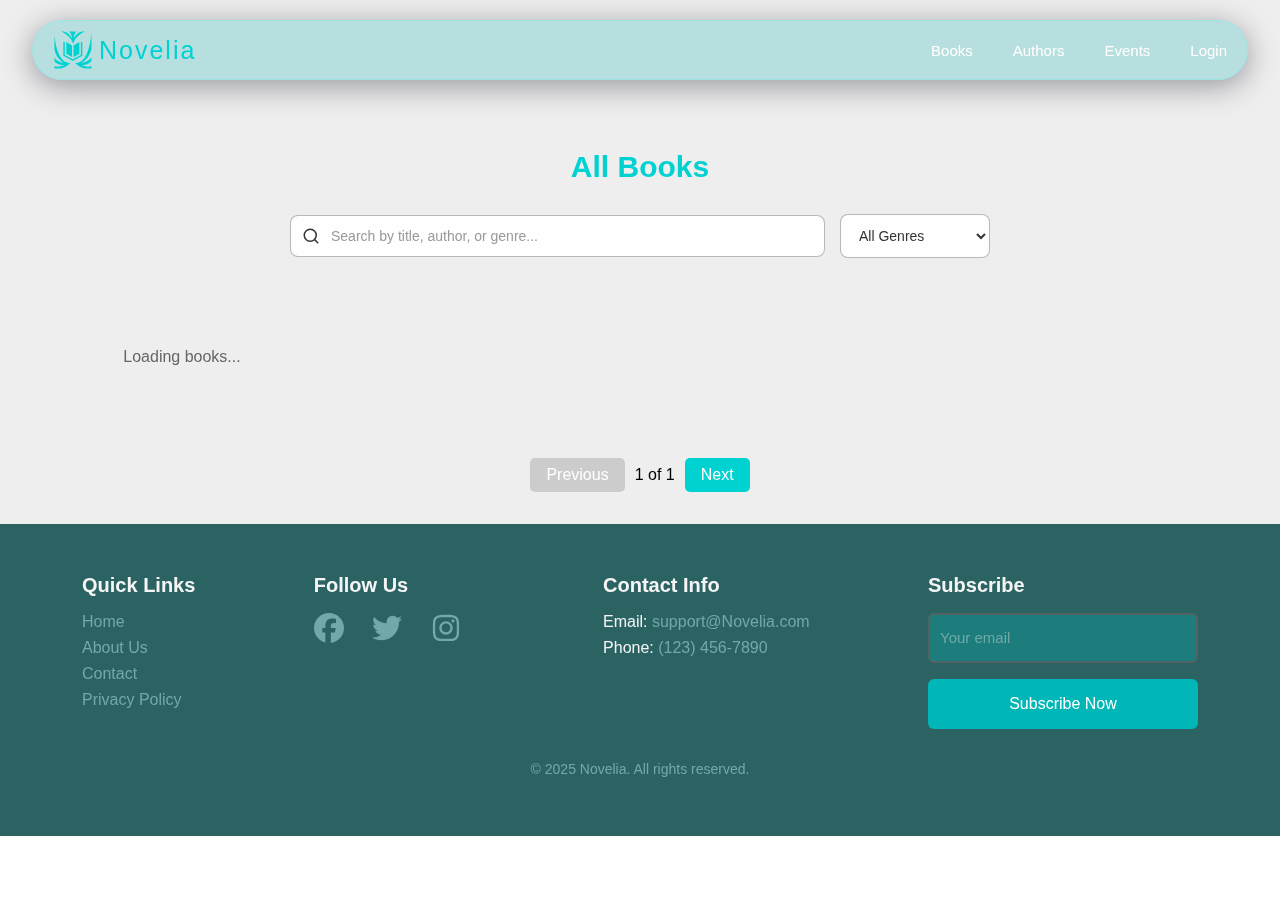
<file: BOOK STORE/HTML/books.html>
<!DOCTYPE html>
<html lang="en">
<head>
    <meta charset="UTF-8">
    <meta name="viewport" content="width=device-width, initial-scale=1.0">
    <title>Document</title>
    <script src="../JS/config.js"></script>
    <script src="../JS/navbar-auth.js"></script>
    <link rel="stylesheet" href="../CSS/books.css">
</head>
<body>
    <div class="main">
        <!-- NAV-BAR -->
        <nav>
            <div class="nav-logo">
                <a class="atag" href="../index.html">
                    <div>
                        <svg xmlns="http://www.w3.org/2000/svg"  viewBox="0 0 512 512"><path fill="rgb(0, 209, 209)" d="M105.063 18.03c71.2 31.42 129.344 86.117 152.5 155.75c23.155-69.633 78.953-124.33 150.03-155.75h-36.156c-53.802 15.416-89.834 45.46-107.25 92c2.238-52.074 18.275-78.34 40.25-92H203.094c21.98 13.66 38.044 39.926 40.28 92c-17.415-46.54-53.446-76.584-107.25-92h-31.06zm386.968 4.157c-16.65 228.426-81.874 410.467-209.06 398.907c41.547 39.438 83.78 62.385 122.342 72.22l86.72-.002v-32.968c-27.303 13.718-52.895 14.545-130.938-13.438c68.627.614 101.042-14.37 130.937-51.656v-46.063c-20.77 32.913-58.994 60.416-130.936 75.438c64.71-34.947 107.585-89.884 130.937-180.844V22.188zM18.69 71.344V255.47c23.96 84.017 65.86 135.732 127.75 169.155c-68.45-14.292-106.347-39.89-127.75-70.688v45.125c29.053 34.484 61.523 48.437 127.75 47.844c-75.03 26.903-101.557 27.177-127.75 14.97v31.437h82.28c38.562-9.834 80.796-32.78 122.344-72.22c-117.915 10.718-182.556-144.97-204.625-349.75zm113.687 82.406v176.28l4.875 2.658l112.063 60.875l4.468 2.406l4.44-2.408l112.06-60.875l4.908-2.656V153.75H356.5v165.188l-102.75 55.78l-102.688-55.78V153.75h-18.687zm37.53.188v151.406l73.532 41.437V198.5l-73.53-44.563zm167.72 0l-75.5 45.78v148.188l75.5-42.562V153.938z"/></svg>
                    </div>
                    <h1>Novelia</h1>
                    </a>   
            </div>
            <div class="nav-links">
                <a href="./books.html">Books</a>
                <a href="./author.html">Authors</a>
                <a href="./event.html">Events</a>
                <a href="./login.html">Login</a>
            </div>
            <!-- <div class="hamburger">
                <span></span>
                <span></span>
                <span></span>                    
                </div> -->
        </nav>
        <div class="books">
            <div class="word">
                <h1> All Books</h1>
            </div>
            <div class="search">
                <form action="">
                    <div class="search-wrapper">
                        <svg class="search-icon" xmlns="http://www.w3.org/2000/svg" viewBox="0 0 24 24" fill="none" stroke="currentColor" stroke-width="2" stroke-linecap="round" stroke-linejoin="round">
                            <circle cx="11" cy="11" r="8"></circle>
                            <path d="m21 21-4.35-4.35"></path>
                        </svg>
                        <input  type="search" placeholder="Search by title, author, or genre..." class="ser-for">
                    </div>
                    <select name="All Genres" class="all-gen">
                        <option value="">All Genres</option>
                        <option value="Fiction">Fiction</option>
                        <option value="Self-help">Self-help</option>
                        <option value="Play">Play</option>
                        <option value="Mystery">Mystery</option>
                        <option value="Historical">Historical</option>
                        <option value="Biography">Biography</option>
                    </select>
                </form>
            </div>
            <div class="B-novels" id="book-section">
                <!-- Books will be loaded dynamically from API -->
                <p style="text-align: center; padding: 40px; color: #666;">Loading books...</p>
            </div>
        </div>
        <div class="pagination-container">
            <button class="pagination-btn" id="prev-btn" disabled>Previous</button>
            <div id="pagination-numbers">1 of 1</div>
            <button class="pagination-btn" id="next-btn">Next</button>
        </div>

        <footer>
            <div class="foot-cont">
                <div class="foot-grid">
                    <div>
                        <h3 class="foot-headers">Quick Links</h3>
                        <ul>
                            <li>Home</li>
                            <li>About Us</li>
                            <li>Contact</li>
                            <li>Privacy Policy</li>
                        </ul>
                    </div>
                    <div>
                        <h3 class="foot-headers">Follow Us</h3>
                        <div class="follow-Us">
                            <a href="https://facebook.com" target="_blank" rel="noopener noreferrer" class="text-2xl hover:text-blue-400 transition-colors duration-200 text-gray-300 hover:scale-110"><svg stroke="currentColor" fill="black" stroke-width="0" viewBox="0 0 512 512" height="25px" width="25px" xmlns="http://www.w3.org/2000/svg"><path d="M512 256C512 114.6 397.4 0 256 0S0 114.6 0 256C0 376 82.7 476.8 194.2 504.5V334.2H141.4V256h52.8V222.3c0-87.1 39.4-127.5 125-127.5c16.2 0 44.2 3.2 55.7 6.4V172c-6-.6-16.5-1-29.6-1c-42 0-58.2 15.9-58.2 57.2V256h83.6l-14.4 78.2H287V510.1C413.8 494.8 512 386.9 512 256h0z"></path></svg></a>
                            <a href="https://twitter.com" target="_blank" rel="noopener noreferrer" class="text-2xl hover:text-blue-400 transition-colors duration-200 text-gray-300 hover:scale-110"><svg stroke="currentColor" fill="black" stroke-width="0" viewBox="0 0 512 512" height="25px" width="25px" xmlns="http://www.w3.org/2000/svg"><path d="M459.37 151.716c.325 4.548.325 9.097.325 13.645 0 138.72-105.583 298.558-298.558 298.558-59.452 0-114.68-17.219-161.137-47.106 8.447.974 16.568 1.299 25.34 1.299 49.055 0 94.213-16.568 130.274-44.832-46.132-.975-84.792-31.188-98.112-72.772 6.498.974 12.995 1.624 19.818 1.624 9.421 0 18.843-1.3 27.614-3.573-48.081-9.747-84.143-51.98-84.143-102.985v-1.299c13.969 7.797 30.214 12.67 47.431 13.319-28.264-18.843-46.781-51.005-46.781-87.391 0-19.492 5.197-37.36 14.294-52.954 51.655 63.675 129.3 105.258 216.365 109.807-1.624-7.797-2.599-15.918-2.599-24.04 0-57.828 46.782-104.934 104.934-104.934 30.213 0 57.502 12.67 76.67 33.137 23.715-4.548 46.456-13.32 66.599-25.34-7.798 24.366-24.366 44.833-46.132 57.827 21.117-2.273 41.584-8.122 60.426-16.243-14.292 20.791-32.161 39.308-52.628 54.253z"></path></svg></a>
                            <a href="https://instagram.com" target="_blank" rel="noopener noreferrer" class="text-2xl hover:text-blue-400 transition-colors duration-200 text-gray-300 hover:scale-110"><svg stroke="currentColor" fill="black" stroke-width="0" viewBox="0 0 448 512" height="25px" width="25px" xmlns="http://www.w3.org/2000/svg"><path d="M224.1 141c-63.6 0-114.9 51.3-114.9 114.9s51.3 114.9 114.9 114.9S339 319.5 339 255.9 287.7 141 224.1 141zm0 189.6c-41.1 0-74.7-33.5-74.7-74.7s33.5-74.7 74.7-74.7 74.7 33.5 74.7 74.7-33.6 74.7-74.7 74.7zm146.4-194.3c0 14.9-12 26.8-26.8 26.8-14.9 0-26.8-12-26.8-26.8s12-26.8 26.8-26.8 26.8 12 26.8 26.8zm76.1 27.2c-1.7-35.9-9.9-67.7-36.2-93.9-26.2-26.2-58-34.4-93.9-36.2-37-2.1-147.9-2.1-184.9 0-35.8 1.7-67.6 9.9-93.9 36.1s-34.4 58-36.2 93.9c-2.1 37-2.1 147.9 0 184.9 1.7 35.9 9.9 67.7 36.2 93.9s58 34.4 93.9 36.2c37 2.1 147.9 2.1 184.9 0 35.9-1.7 67.7-9.9 93.9-36.2 26.2-26.2 34.4-58 36.2-93.9 2.1-37 2.1-147.8 0-184.8zM398.8 388c-7.8 19.6-22.9 34.7-42.6 42.6-29.5 11.7-99.5 9-132.1 9s-102.7 2.6-132.1-9c-19.6-7.8-34.7-22.9-42.6-42.6-11.7-29.5-9-99.5-9-132.1s-2.6-102.7 9-132.1c7.8-19.6 22.9-34.7 42.6-42.6 29.5-11.7 99.5-9 132.1-9s102.7-2.6 132.1 9c19.6 7.8 34.7 22.9 42.6 42.6 11.7 29.5 9 99.5 9 132.1s2.7 102.7-9 132.1z"></path></svg></a>    
                        </div>
                    </div>
                    <div>
                        <h3 class="foot-headers">Contact Info</h3>
                        <div class="mail">
                            <P>Email:<a href="mailto:support@bookie.com"> support@Novelia.com</a></P>
                            <P>Phone: <span class="m-p">(123) 456-7890</span></P>
                        </div>
                    </div>
                    <div class="Subs-form">
                        <h3 class="foot-headers">Subscribe</h3>
                        <form action="" class="form" >
                            <input placeholder="Your email" type="email" class="email">
                            <button type="submit" class="e-btn">Subscribe Now</button>
                        </form>
                    </div>
                </div>
                <div class="foot-bottom">
                    <p>© 2025 Novelia. All rights reserved.</p>
                </div>
            </div>
        </footer>
    </div>

    
    <script src="../JS/books.js"></script>
    
</body>
</html>
</file>
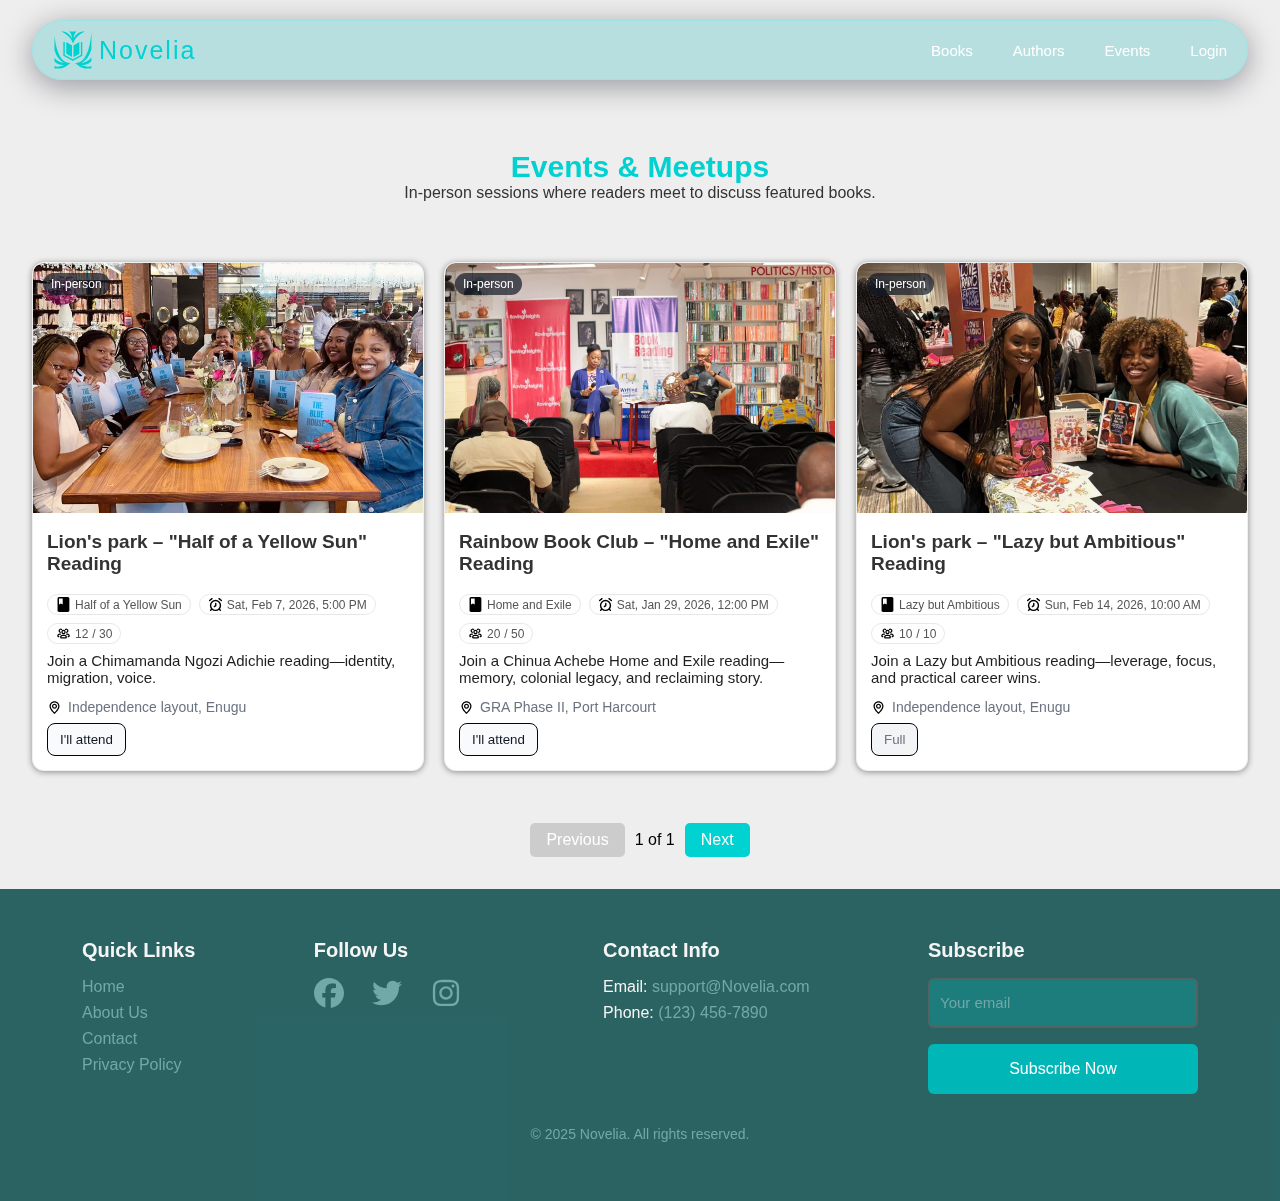
<file: BOOK STORE/HTML/event.html>
<!DOCTYPE html>
<html lang="en">
<head>
    <meta charset="UTF-8">
    <meta name="viewport" content="width=device-width, initial-scale=1.0">
    <title>Document</title>
    <link rel="stylesheet" href="../CSS/event.css">
    <script src="../JS/config.js"></script>
</head>
<body>
    <div class="main">
        <nav>
            <div class="nav-logo">
                <a class="atag" href="../index.html">
                    <div>
                        <svg xmlns="http://www.w3.org/2000/svg"  viewBox="0 0 512 512"><path fill="rgb(0, 209, 209)" d="M105.063 18.03c71.2 31.42 129.344 86.117 152.5 155.75c23.155-69.633 78.953-124.33 150.03-155.75h-36.156c-53.802 15.416-89.834 45.46-107.25 92c2.238-52.074 18.275-78.34 40.25-92H203.094c21.98 13.66 38.044 39.926 40.28 92c-17.415-46.54-53.446-76.584-107.25-92h-31.06zm386.968 4.157c-16.65 228.426-81.874 410.467-209.06 398.907c41.547 39.438 83.78 62.385 122.342 72.22l86.72-.002v-32.968c-27.303 13.718-52.895 14.545-130.938-13.438c68.627.614 101.042-14.37 130.937-51.656v-46.063c-20.77 32.913-58.994 60.416-130.936 75.438c64.71-34.947 107.585-89.884 130.937-180.844V22.188zM18.69 71.344V255.47c23.96 84.017 65.86 135.732 127.75 169.155c-68.45-14.292-106.347-39.89-127.75-70.688v45.125c29.053 34.484 61.523 48.437 127.75 47.844c-75.03 26.903-101.557 27.177-127.75 14.97v31.437h82.28c38.562-9.834 80.796-32.78 122.344-72.22c-117.915 10.718-182.556-144.97-204.625-349.75zm113.687 82.406v176.28l4.875 2.658l112.063 60.875l4.468 2.406l4.44-2.408l112.06-60.875l4.908-2.656V153.75H356.5v165.188l-102.75 55.78l-102.688-55.78V153.75h-18.687zm37.53.188v151.406l73.532 41.437V198.5l-73.53-44.563zm167.72 0l-75.5 45.78v148.188l75.5-42.562V153.938z"/></svg>
                    </div>
                    <h1>Novelia</h1>
                </a>   
            </div>
            <div class="nav-links">
                <a href="./books.html">Books</a>
                <a href="./author.html">Authors</a>
                <a href="./event.html">Events</a>
                <a href="./login.html">Login</a>
            </div>
        </nav>
        <div class="evento">
            <div class="heading">
                <h1>Events & Meetups</h1>
                <P>In‑person sessions where readers meet to discuss featured books.</P>
            </div>
            <div class="event-grid">
                <div class="cards">
                    <div class="thumb">
                        <img src="../MEDIA/event pic/The Book Club.jpg" alt="" />
                        <span class="badge">In‑person</span>
                    </div>
                    <div class="card-body">
                        <div class="stack-sm">
                            <div class="card-title">
                                <h4>Lion's park – "Half of a Yellow Sun" Reading</h4>
                            </div>
                            <div class="meta">
                                <div class="chip">
                                    <svg xmlns="http://www.w3.org/2000/svg" viewBox="0 0 344 432"><path fill="#000000" d="M299 3q17 0 29.5 12.5T341 45v342q0 17-12.5 29.5T299 429H43q-18 0-30.5-12.5T0 387V45q0-17 12.5-29.5T43 3h256zM43 45v171l53-32l53 32V45H43z"/></svg>
                                    Half of a Yellow Sun
                                </div>
                                <div class="chip">
                                    <svg xmlns="http://www.w3.org/2000/svg" viewBox="0 0 16 16" fill="#000000"><g fill="none" stroke="#000000" stroke-linecap="round" stroke-linejoin="round" stroke-width="1.5"><path d="m11.75 1.75l2.5 2m-10-2l-2.5 2m10.5 9.5l1 1m-9.5-1l-1 1m5.5-7.5v2.5l-1.5 1"/><circle cx="8" cy="9" r="5.25"/></g></svg> 
                                    Sat, Feb 7, 2026, 5:00 PM
                                </div>
                                <div class="chip">
                                    <svg xmlns="http://www.w3.org/2000/svg" viewBox="0 0 24 24"><path fill="none" stroke="#000000" stroke-linecap="round" stroke-width="2" d="M4.5 17H4a1 1 0 0 1-1-1a3 3 0 0 1 3-3h1m0-3a2.5 2.5 0 1 1 2-4.5M19.5 17h.5c.6 0 1-.4 1-1a3 3 0 0 0-3-3h-1m0-3a2.5 2.5 0 1 0-2-4.5m.5 13.5h-7a1 1 0 0 1-1-1a3 3 0 0 1 3-3h3a3 3 0 0 1 3 3c0 .6-.4 1-1 1Zm-1-9.5a2.5 2.5 0 1 1-5 0a2.5 2.5 0 0 1 5 0Z"/></svg>
                                    <span class="count">12</span> / 30
                            </div>
                        </div>
                        <p class="muted">Join a Chimamanda Ngozi Adichie reading—identity, migration, voice.</p>
                        <div class="location">
                            <svg xmlns="http://www.w3.org/2000/svg" viewBox="0 0 24 24"><path fill="#000000" d="M12 2c-4.4 0-8 3.6-8 8c0 5.4 7 11.5 7.3 11.8c.2.1.5.2.7.2c.2 0 .5-.1.7-.2c.3-.3 7.3-6.4 7.3-11.8c0-4.4-3.6-8-8-8zm0 17.7c-2.1-2-6-6.3-6-9.7c0-3.3 2.7-6 6-6s6 2.7 6 6s-3.9 7.7-6 9.7zM12 6c-2.2 0-4 1.8-4 4s1.8 4 4 4s4-1.8 4-4s-1.8-4-4-4zm0 6c-1.1 0-2-.9-2-2s.9-2 2-2s2 .9 2 2s-.9 2-2 2z"/></svg> 
                            Independence layout, Enugu</div>
                        <div class="row">
                            <!-- <div></div> -->
                            <button class="btn primary attend-btn">I'll attend</button>
                        </div>
                      </div>
                    </div>
                </div>
                <div class="cards">
                    <div class="thumb">
                        <img src="../MEDIA/event pic/book-reading-at-rovingheights-4-768x512.jpg" alt="" />
                        <span class="badge">In‑person</span>
                    </div>
                    <div class="card-body">
                        <div class="stack-sm">
                            <div class="card-title">
                                <h4>Rainbow Book Club – "Home and Exile" Reading</h4>
                            </div>
                            <div class="meta">
                                <div class="chip">
                                    <svg xmlns="http://www.w3.org/2000/svg" viewBox="0 0 344 432"><path fill="#000000" d="M299 3q17 0 29.5 12.5T341 45v342q0 17-12.5 29.5T299 429H43q-18 0-30.5-12.5T0 387V45q0-17 12.5-29.5T43 3h256zM43 45v171l53-32l53 32V45H43z"/></svg>
                                    Home and Exile
                                </div>
                                <div class="chip">
                                    <svg xmlns="http://www.w3.org/2000/svg" viewBox="0 0 16 16" fill="#000000"><g fill="none" stroke="#000000" stroke-linecap="round" stroke-linejoin="round" stroke-width="1.5"><path d="m11.75 1.75l2.5 2m-10-2l-2.5 2m10.5 9.5l1 1m-9.5-1l-1 1m5.5-7.5v2.5l-1.5 1"/><circle cx="8" cy="9" r="5.25"/></g></svg> 
                                    Sat, Jan 29, 2026, 12:00 PM
                                </div>
                                <div class="chip">
                                    <svg xmlns="http://www.w3.org/2000/svg" viewBox="0 0 24 24"><path fill="none" stroke="#000000" stroke-linecap="round" stroke-width="2" d="M4.5 17H4a1 1 0 0 1-1-1a3 3 0 0 1 3-3h1m0-3a2.5 2.5 0 1 1 2-4.5M19.5 17h.5c.6 0 1-.4 1-1a3 3 0 0 0-3-3h-1m0-3a2.5 2.5 0 1 0-2-4.5m.5 13.5h-7a1 1 0 0 1-1-1a3 3 0 0 1 3-3h3a3 3 0 0 1 3 3c0 .6-.4 1-1 1Zm-1-9.5a2.5 2.5 0 1 1-5 0a2.5 2.5 0 0 1 5 0Z"/></svg>
                                    <span class="count">20</span> / 50
                            </div>
                        </div>
                        <p class="muted">Join a Chinua Achebe Home and Exile reading—memory, colonial legacy, and reclaiming story.</p>
                        <div class="location">
                            <svg xmlns="http://www.w3.org/2000/svg" viewBox="0 0 24 24"><path fill="#000000" d="M12 2c-4.4 0-8 3.6-8 8c0 5.4 7 11.5 7.3 11.8c.2.1.5.2.7.2c.2 0 .5-.1.7-.2c.3-.3 7.3-6.4 7.3-11.8c0-4.4-3.6-8-8-8zm0 17.7c-2.1-2-6-6.3-6-9.7c0-3.3 2.7-6 6-6s6 2.7 6 6s-3.9 7.7-6 9.7zM12 6c-2.2 0-4 1.8-4 4s1.8 4 4 4s4-1.8 4-4s-1.8-4-4-4zm0 6c-1.1 0-2-.9-2-2s.9-2 2-2s2 .9 2 2s-.9 2-2 2z"/></svg> 
                            GRA Phase II, Port Harcourt</div>
                        <div class="row">
                            <!-- <div></div> -->
                            <button class="btn primary attend-btn">I'll attend</button>
                        </div>
                      </div>
                    </div>
                </div>
                <div class="cards">
                    <div class="thumb">
                        <img src="../MEDIA/event pic/49c1204b6b46fbcab0a3dc33b8830559.jpg" alt="" />
                        <span class="badge">In‑person</span>
                    </div>
                    <div class="card-body">
                        <div class="stack-sm">
                            <div class="card-title">
                                <h4>Lion's park – "Lazy but Ambitious" Reading</h4>
                            </div>
                            <div class="meta">
                                <div class="chip">
                                    <svg xmlns="http://www.w3.org/2000/svg" viewBox="0 0 344 432"><path fill="#000000" d="M299 3q17 0 29.5 12.5T341 45v342q0 17-12.5 29.5T299 429H43q-18 0-30.5-12.5T0 387V45q0-17 12.5-29.5T43 3h256zM43 45v171l53-32l53 32V45H43z"/></svg>
                                    Lazy but Ambitious
                                </div>
                                <div class="chip">
                                    <svg xmlns="http://www.w3.org/2000/svg" viewBox="0 0 16 16" fill="#000000"><g fill="none" stroke="#000000" stroke-linecap="round" stroke-linejoin="round" stroke-width="1.5"><path d="m11.75 1.75l2.5 2m-10-2l-2.5 2m10.5 9.5l1 1m-9.5-1l-1 1m5.5-7.5v2.5l-1.5 1"/><circle cx="8" cy="9" r="5.25"/></g></svg> 
                                    Sun, Feb 14, 2026, 10:00 AM
                                </div>
                                <div class="chip">
                                    <svg xmlns="http://www.w3.org/2000/svg" viewBox="0 0 24 24"><path fill="none" stroke="#000000" stroke-linecap="round" stroke-width="2" d="M4.5 17H4a1 1 0 0 1-1-1a3 3 0 0 1 3-3h1m0-3a2.5 2.5 0 1 1 2-4.5M19.5 17h.5c.6 0 1-.4 1-1a3 3 0 0 0-3-3h-1m0-3a2.5 2.5 0 1 0-2-4.5m.5 13.5h-7a1 1 0 0 1-1-1a3 3 0 0 1 3-3h3a3 3 0 0 1 3 3c0 .6-.4 1-1 1Zm-1-9.5a2.5 2.5 0 1 1-5 0a2.5 2.5 0 0 1 5 0Z"/></svg>
                                    <span class="count">10</span> / 10
                            </div>
                        </div>
                        <p class="muted">Join a Lazy but Ambitious reading—leverage, focus, and practical career wins.</p>
                        <div class="location">
                            <svg xmlns="http://www.w3.org/2000/svg" viewBox="0 0 24 24"><path fill="#000000" d="M12 2c-4.4 0-8 3.6-8 8c0 5.4 7 11.5 7.3 11.8c.2.1.5.2.7.2c.2 0 .5-.1.7-.2c.3-.3 7.3-6.4 7.3-11.8c0-4.4-3.6-8-8-8zm0 17.7c-2.1-2-6-6.3-6-9.7c0-3.3 2.7-6 6-6s6 2.7 6 6s-3.9 7.7-6 9.7zM12 6c-2.2 0-4 1.8-4 4s1.8 4 4 4s4-1.8 4-4s-1.8-4-4-4zm0 6c-1.1 0-2-.9-2-2s.9-2 2-2s2 .9 2 2s-.9 2-2 2z"/></svg> 
                            Independence layout, Enugu</div>
                        <div class="row">
                            <!-- <div></div> -->
                            <button class="btn-full">Full</button>
                        </div>
                      </div>
                    </div>
                </div>
                
                
            </div>
        </div>
        <div class="pagination-container">
            <button class="pagination-btn" id="prev-btn" disabled>Previous</button>
            <div id="pagination-numbers">1 of 1</div>
            <button class="pagination-btn" id="next-btn">Next</button>
        </div>
        <footer>
            <div class="foot-cont">
                <div class="foot-grid">
                    <div>
                        <h3 class="foot-headers">Quick Links</h3>
                        <ul>
                            <li>Home</li>
                            <li>About Us</li>
                            <li>Contact</li>
                            <li>Privacy Policy</li>
                        </ul>
                    </div>
                    <div>
                        <h3 class="foot-headers">Follow Us</h3>
                        <div class="follow-Us">
                            <a href="https://facebook.com" target="_blank" rel="noopener noreferrer" class="text-2xl hover:text-blue-400 transition-colors duration-200 text-gray-300 hover:scale-110"><svg stroke="currentColor" fill="black" stroke-width="0" viewBox="0 0 512 512" height="25px" width="25px" xmlns="http://www.w3.org/2000/svg"><path d="M512 256C512 114.6 397.4 0 256 0S0 114.6 0 256C0 376 82.7 476.8 194.2 504.5V334.2H141.4V256h52.8V222.3c0-87.1 39.4-127.5 125-127.5c16.2 0 44.2 3.2 55.7 6.4V172c-6-.6-16.5-1-29.6-1c-42 0-58.2 15.9-58.2 57.2V256h83.6l-14.4 78.2H287V510.1C413.8 494.8 512 386.9 512 256h0z"></path></svg></a>
                            <a href="https://twitter.com" target="_blank" rel="noopener noreferrer" class="text-2xl hover:text-blue-400 transition-colors duration-200 text-gray-300 hover:scale-110"><svg stroke="currentColor" fill="black" stroke-width="0" viewBox="0 0 512 512" height="25px" width="25px" xmlns="http://www.w3.org/2000/svg"><path d="M459.37 151.716c.325 4.548.325 9.097.325 13.645 0 138.72-105.583 298.558-298.558 298.558-59.452 0-114.68-17.219-161.137-47.106 8.447.974 16.568 1.299 25.34 1.299 49.055 0 94.213-16.568 130.274-44.832-46.132-.975-84.792-31.188-98.112-72.772 6.498.974 12.995 1.624 19.818 1.624 9.421 0 18.843-1.3 27.614-3.573-48.081-9.747-84.143-51.98-84.143-102.985v-1.299c13.969 7.797 30.214 12.67 47.431 13.319-28.264-18.843-46.781-51.005-46.781-87.391 0-19.492 5.197-37.36 14.294-52.954 51.655 63.675 129.3 105.258 216.365 109.807-1.624-7.797-2.599-15.918-2.599-24.04 0-57.828 46.782-104.934 104.934-104.934 30.213 0 57.502 12.67 76.67 33.137 23.715-4.548 46.456-13.32 66.599-25.34-7.798 24.366-24.366 44.833-46.132 57.827 21.117-2.273 41.584-8.122 60.426-16.243-14.292 20.791-32.161 39.308-52.628 54.253z"></path></svg></a>
                            <a href="https://instagram.com" target="_blank" rel="noopener noreferrer" class="text-2xl hover:text-blue-400 transition-colors duration-200 text-gray-300 hover:scale-110"><svg stroke="currentColor" fill="black" stroke-width="0" viewBox="0 0 448 512" height="25px" width="25px" xmlns="http://www.w3.org/2000/svg"><path d="M224.1 141c-63.6 0-114.9 51.3-114.9 114.9s51.3 114.9 114.9 114.9S339 319.5 339 255.9 287.7 141 224.1 141zm0 189.6c-41.1 0-74.7-33.5-74.7-74.7s33.5-74.7 74.7-74.7 74.7 33.5 74.7 74.7-33.6 74.7-74.7 74.7zm146.4-194.3c0 14.9-12 26.8-26.8 26.8-14.9 0-26.8-12-26.8-26.8s12-26.8 26.8-26.8 26.8 12 26.8 26.8zm76.1 27.2c-1.7-35.9-9.9-67.7-36.2-93.9-26.2-26.2-58-34.4-93.9-36.2-37-2.1-147.9-2.1-184.9 0-35.8 1.7-67.6 9.9-93.9 36.1s-34.4 58-36.2 93.9c-2.1 37-2.1 147.9 0 184.9 1.7 35.9 9.9 67.7 36.2 93.9s58 34.4 93.9 36.2c37 2.1 147.9 2.1 184.9 0 35.9-1.7 67.7-9.9 93.9-36.2 26.2-26.2 34.4-58 36.2-93.9 2.1-37 2.1-147.8 0-184.8zM398.8 388c-7.8 19.6-22.9 34.7-42.6 42.6-29.5 11.7-99.5 9-132.1 9s-102.7 2.6-132.1-9c-19.6-7.8-34.7-22.9-42.6-42.6-11.7-29.5-9-99.5-9-132.1s-2.6-102.7 9-132.1c7.8-19.6 22.9-34.7 42.6-42.6 29.5-11.7 99.5-9 132.1-9s102.7-2.6 132.1 9c19.6 7.8 34.7 22.9 42.6 42.6 11.7 29.5 9 99.5 9 132.1s2.7 102.7-9 132.1z"></path></svg></a>    
                        </div>
                    </div>
                    <div>
                        <h3 class="foot-headers">Contact Info</h3>
                        <div class="mail">
                            <P>Email:<a href="mailto:support@bookie.com"> support@Novelia.com</a></P>
                            <P>Phone: <span class="m-p">(123) 456-7890</span></P>
                        </div>
                    </div>
                    <div class="Subs-form">
                        <h3 class="foot-headers">Subscribe</h3>
                        <form action="" class="form" >
                            <input placeholder="Your email" type="email" class="email">
                            <button type="submit" class="e-btn">Subscribe Now</button>
                        </form>
                    </div>
                </div>
                <div class="foot-bottom">
                    <p>© 2025 Novelia. All rights reserved.</p>
                </div>
            </div>
        </footer>

        
    </div>


  <script src="../JS/event.js"></script>

    
</body>
</html>
</file>
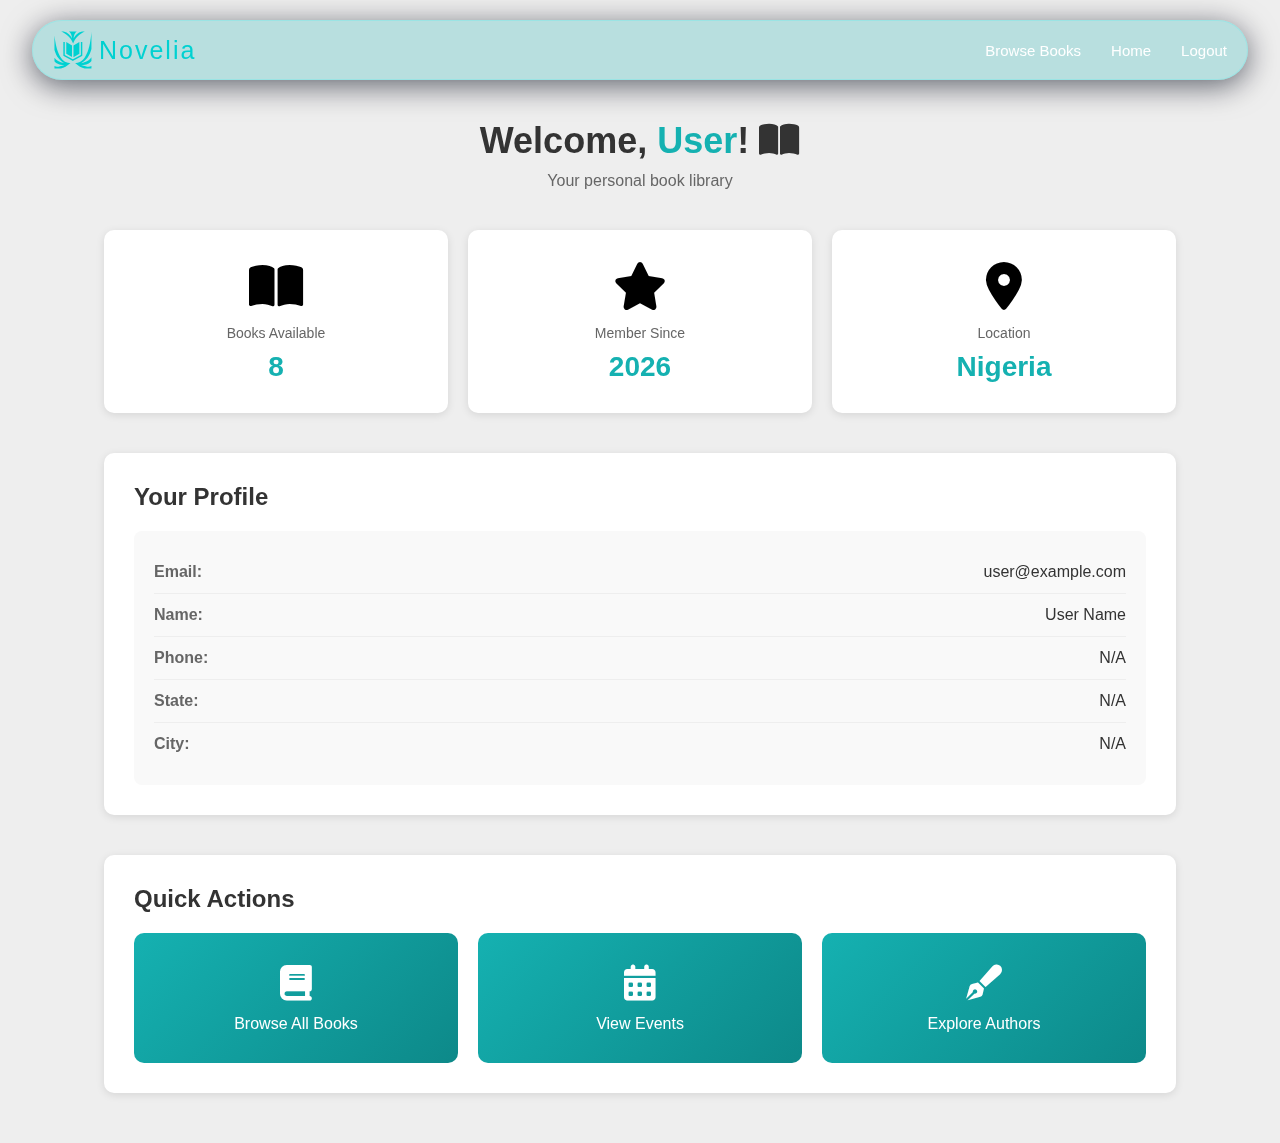
<file: BOOK STORE/HTML/user-dashboard.html>
<!DOCTYPE html>
<html lang="en">
<head>
    <meta charset="UTF-8">
    <meta name="viewport" content="width=device-width, initial-scale=1.0">
    <title>My Dashboard - Novelia</title>
    <link rel="stylesheet" href="https://cdnjs.cloudflare.com/ajax/libs/font-awesome/6.4.0/css/all.min.css">
    <link rel="stylesheet" href="../CSS/user-dashboard.css">
    <script src="../JS/config.js"></script>
</head>
<body>
    <div class="main">
        <nav>
            <div class="nav-logo">
                <a class="atag" href="../index.html">
                    <div>
                        <svg xmlns="http://www.w3.org/2000/svg"  viewBox="0 0 512 512"><path fill="rgb(0, 209, 209)" d="M105.063 18.03c71.2 31.42 129.344 86.117 152.5 155.75c23.155-69.633 78.953-124.33 150.03-155.75h-36.156c-53.802 15.416-89.834 45.46-107.25 92c2.238-52.074 18.275-78.34 40.25-92H203.094c21.98 13.66 38.044 39.926 40.28 92c-17.415-46.54-53.446-76.584-107.25-92h-31.06zm386.968 4.157c-16.65 228.426-81.874 410.467-209.06 398.907c41.547 39.438 83.78 62.385 122.342 72.22l86.72-.002v-32.968c-27.303 13.718-52.895 14.545-130.938-13.438c68.627.614 101.042-14.37 130.937-51.656v-46.063c-20.77 32.913-58.994 60.416-130.936 75.438c64.71-34.947 107.585-89.884 130.937-180.844V22.188zM18.69 71.344V255.47c23.96 84.017 65.86 135.732 127.75 169.155c-68.45-14.292-106.347-39.89-127.75-70.688v45.125c29.053 34.484 61.523 48.437 127.75 47.844c-75.03 26.903-101.557 27.177-127.75 14.97v31.437h82.28c38.562-9.834 80.796-32.78 122.344-72.22c-117.915 10.718-182.556-144.97-204.625-349.75zm113.687 82.406v176.28l4.875 2.658l112.063 60.875l4.468 2.406l4.44-2.408l112.06-60.875l4.908-2.656V153.75H356.5v165.188l-102.75 55.78l-102.688-55.78V153.75h-18.687zm37.53.188v151.406l73.532 41.437V198.5l-73.53-44.563zm167.72 0l-75.5 45.78v148.188l75.5-42.562V153.938z"/></svg>
                    </div>
                    <h1>Novelia</h1>
                </a>   
            </div>
            <div class="nav-links">
                <a href="./books.html">Browse Books</a>
                <a href="../index.html">Home</a>
                <a href="#" id="logoutBtn">Logout</a>
            </div>
        </nav>
        
        <div class="dashboard-container">
            <div class="dashboard-header">
                <h1>Welcome, <span id="userName">User</span>! <i class="fas fa-book-open"></i></h1>
                <p>Your personal book library</p>
            </div>
            
            <div class="stats-container">
                <div class="stat-card">
                    <div class="stat-icon"><i class="fas fa-book-open"></i></div>
                    <h3>Books Available</h3>
                    <p class="stat-number">8</p>
                </div>
                <div class="stat-card">
                    <div class="stat-icon"><i class="fas fa-star"></i></div>
                    <h3>Member Since</h3>
                    <p class="stat-number" id="memberSince">2026</p>
                </div>
                <div class="stat-card">
                    <div class="stat-icon"><i class="fas fa-map-marker-alt"></i></div>
                    <h3>Location</h3>
                    <p class="stat-number" id="userLocation">Nigeria</p>
                </div>
            </div>
            
            <div class="profile-section">
                <h2>Your Profile</h2>
                <div class="profile-card">
                    <div class="profile-info">
                        <div class="info-row">
                            <span class="label">Email:</span>
                            <span class="value" id="userEmail">user@example.com</span>
                        </div>
                        <div class="info-row">
                            <span class="label">Name:</span>
                            <span class="value" id="userFullName">User Name</span>
                        </div>
                        <div class="info-row">
                            <span class="label">Phone:</span>
                            <span class="value" id="userPhone">N/A</span>
                        </div>
                        <div class="info-row">
                            <span class="label">State:</span>
                            <span class="value" id="userState">N/A</span>
                        </div>
                        <div class="info-row">
                            <span class="label">City:</span>
                            <span class="value" id="userCity">N/A</span>
                        </div>
                    </div>
                </div>
            </div>
            
            <div class="quick-actions">
                <h2>Quick Actions</h2>
                <div class="action-buttons">
                    <a href="./books.html" class="action-btn">
                        <span class="btn-icon"><i class="fas fa-book"></i></span>
                        <span class="btn-text">Browse All Books</span>
                    </a>
                    <a href="./event.html" class="action-btn">
                        <span class="btn-icon"><i class="fas fa-calendar-alt"></i></span>
                        <span class="btn-text">View Events</span>
                    </a>
                    <a href="./author.html" class="action-btn">
                        <span class="btn-icon"><i class="fas fa-pen-fancy"></i></span>
                        <span class="btn-text">Explore Authors</span>
                    </a>
                </div>
            </div>
        </div>
    </div>
    
    <script src="../JS/user-dashboard.js"></script>
</body>
</html>
</file>
<file: BOOK STORE/CSS/books.css>
*{
    margin: 0%;
    padding: 0%;
    box-sizing: border-box;
    font-family: Verdana, Geneva, Tahoma, sans-serif;
}
body{
    margin: 0;
    padding: 0;
    box-sizing: border-box;
    font-family: Verdana, Geneva, Tahoma, sans-serif;
    background-color: white; /* 👈 important: neutral */
    min-height: 100vh;
    
}
.main{

    /* background-color:#EEEEEE; */
   background-color: rgb(245, 33, 33); /* red applies ONLY to content area */
    width: 100%;
    display: flex;
    flex-direction: column;
    
    /* align-items: center; */
    /* margin-bottom: 40px; */
    /* justify-content: center;  */
}
/*  NAV SECTION */

nav{
    display: flex;
    flex-direction: row;
    justify-content: space-between;
    align-items: center;
    background-color: rgba(21, 177, 177, 0.247);
    width: 95%;
    height: 60px;
    border-radius: 50px;
    border: 1px solid rgba(0, 255, 255, 0.158);
    padding: 0 20px;
    position: fixed;
    /* position: sticky; */
    /* top: 0; */
    margin-top: 20px;
    margin: 20px 2.5%;
    box-shadow: 0 6px 30px rgba(2, 6, 23, 0.377);
    backdrop-filter: blur(10px) saturate(1.1);
    z-index: 100;
}
.nav-logo .atag{
    display: flex;
    align-items: center;
    width: 100%;
    gap: 6px;
    
}
.nav-logo a{
    text-decoration: none;
}
.nav-logo{
    display: flex;
    flex-direction: row;
    gap: 9px;
    align-items: center;
}
.nav-logo div{
    /* color: rgb(0, 255, 255); */
    /* font-size: 32px; */
    height: 40px;
    width: 40px;
}
.nav-logo h1{
    color: rgb(0, 209, 209);
    font-size: 25px;
    font-weight: 100;
    font-family: Impact, Haettenschweiler, 'Arial Narrow Bold', sans-serif;
    letter-spacing: 2px;
}
.nav-links{
    display: flex;
    align-items: center;
    /* font-size: small; */
    gap: 40px;
    font-size: 15px;

}
.nav-links :hover{
    color: rgb(3, 199, 199);
    transition: 0.5s;
    border-bottom: solid 1px rgba(3, 199, 199);
    padding-bottom: 1px;

}
.nav-links :active{
    color: beige;
}
.nav-links a{
    text-decoration: none;
    color: #ffffff;
}
.books{
    width: 100%;
    height: fit-content;
    background-color:#EEEEEE;

    /* background-color:#f50000; */
    padding: 20px 2.5%;
    display: flex;
    flex-direction: column;
    /* align-items: center; */
    padding-top: 150px;
    /* box-shadow: 0 8px 30px rgba(26, 26, 26, 0.089); */
}
.word h1{
    text-align: center;
    margin-bottom: 10px;
    font-size: 30px;
    color: rgb(0, 209, 209);

}

/* SEARCH SECTION */
.search{
    display: flex;
    justify-content: center;
    align-items: center;
    margin: 20px 0;
    width: 100%;
}

.search form{
    display: flex;
    gap: 15px;
    width: 90%;
    max-width: 700px;
    align-items: center;
}

.ser-for{
    flex: 1;
    padding: 12px 16px;
    border: 1px solid rgba(21, 24, 24, 0.3);
    border-radius: 8px;
    font-size: 14px;
    background-color: rgba(255, 255, 255, 0.9);
    color: #333333;
    /* transition: all 0.3s ease; */
}

.ser-for:focus{
    outline: none;
    border-color: rgb(0, 209, 209);
    box-shadow: 0 0 8px rgba(0, 209, 209, 0.3);
    background-color: #ffffff;
}

.ser-for::placeholder{
    color: #999999;
}
.search-wrapper{
    display: flex;
    align-items: center;
    flex: 1;
    position: relative;
}

.search-icon{
    position: absolute;
    left: 12px;
    width: 18px;
    height: 18px;
    color: #333333;

    pointer-events: none;
}

.search-wrapper .ser-for{
    padding-left: 40px;
    width: 100%;
}

/* Remove default X button from search input */
.ser-for::-webkit-search-cancel-button{
    display: none;
}

.ser-for::-webkit-search-results-button{
    display: none;
}

.all-gen{
    padding: 12px 14px;
    border: 1px solid rgba(21, 24, 24, 0.3);
    border-radius: 8px;
    font-size: 14px;
    background-color: rgba(255, 255, 255, 0.9);
    color: #333333;
    cursor: pointer;
    /* transition: all 0.3s ease; */
    min-width: 150px;
}

.all-gen:hover{
    border-color: rgb(0, 209, 209);
}

.all-gen:focus{
    outline: none;
    border-color: rgb(0, 209, 209);
    box-shadow: 0 0 8px rgba(0, 209, 209, 0.3);
}

.B-novels{
    width: 100%;
    /* background-color: #15b1b1; */
    display: grid;
    grid-template-columns:repeat(4, 300px);
    gap: 10px;
    row-gap: 40px;
    justify-content: center;
    justify-content: space-between;
    /* height: ; */
    margin-top: 30px;
}
.B-nov-grids{
    width: 300px;
    height: 425px;
    background-color: #fefefe;
    border-radius: 10px;
    overflow: hidden;
    box-shadow: 0 1px 6px rgba(0, 0, 0, 0.418);
    transition: transform 0.3s;
    /* padding: 15px; */
    cursor: pointer;
}

.B-nov-grids:hover {
    transform: translateY(-5px);
    box-shadow: 0 3px 6px rgba(0, 0, 0, 0.418);   
}
.B-nov-img {
    height: 300px;
    overflow: hidden;
}
.B-nov-img img {
    width: 100%;
    height: 100%;
    object-fit: cover;
    transition: transform 0.5s;
    border-radius: 10px;
}
.B-nov-grids:hover .B-nov-img img {
    transform: scale(1.05);
    /* transition: ease-in-out; */
    
    border-radius: 10px;
    
}
.B-nov-words{
    width: 100%;
    height: 100%;
    padding: 10px 10px;
    /* background-color: firebrick; */
}
.B-nov-words h3{
    font-size: 20px;
    width: 100%;
    height: 55px;
    color: #333333;
    /* background-color: darkblue; */
    
}
.B-nov-words p{
    font-size: 15px;
    width: 100%;
    color: #666666;
}
.B-nov-words a{
    /* background-color: #000000; */
    text-decoration: none;
    font-size: 15px;
    width: 100%;
    color: #00B3B3;
}

/* PAGINATION SECTION  */
.pagination-container {
    display: flex;
    justify-content: center;
    align-items: center;
    /* margin: 2rem auto; */
    padding-top: 32px ;
    padding-bottom: 32px;
    gap: 10px;
    flex-wrap: wrap;
    background-color:#EEEEEE;
    
}

.pagination-btn {
    padding: 8px 16px;
    border: none;
    background-color: #00d1d1;
    color: white;
    cursor: pointer;
    font-size: 16px;
    border-radius: 5px;
    transition: background-color 0.3s ease;
}

.pagination-btn:disabled {
    background-color: #cccccc;
    cursor: not-allowed;
}

#pagination-numbers {
    display: flex;
    gap: 8px;
}

#pagination-numbers button {
    padding: 8px 12px;
    background-color: white;
    border: 1px solid #00d1d1;
    color: #00d1d1;
    cursor: pointer;
    border-radius: 5px;
    transition: background-color 0.3s ease;
}

#pagination-numbers button.active,
#pagination-numbers button:hover {
    background-color: #00d1d1;
    color: white;
}


/* FOOTER SECTION */


footer{
    /* background-color: #035c85e0; */
background-color: #007272d3;
    width: 100%;
    height: 312px;
    padding: 50px 2.5%;
    /* color: #141414; */
}
.foot-cont{
    padding: 0  50px;
}
.foot-grid{
    width: 100%;
    /* background-color: #15b1b1; */
    display: flex;
    flex-direction: row;
    gap: 10px;
    justify-content: center;
    justify-content: space-between;
    margin-bottom: 32px;
    /* height: ; */
    /* margin-top: 30px; */
}
.foot-headers{
    margin-bottom: 16px;
    width: 100%;
    font-size: 20px;
    color: whitesmoke;
}
li{
   list-style: none; 
   cursor: pointer;
   color: #71a8a8;
   /* color: #e6f8fa; */
   margin-bottom: 8px;
}
li:hover{
    color: #00B3B3;
    padding-left: 3px;
}
.follow-Us svg{
    width: 30px;
    height: 30px;
    fill: #71a8a8;
    margin-right: 24px;
    /* display: flex; */
    /* flex-direction: column; */
    /* gap: 100px; */
    /* color: #00B3B3; */
    /* background-color: #00B3B3; */
}
.follow-Us svg:hover{
    fill: #00B3B3;
    transform: scale(1.1);
    transition: 1.3 ease;
}
.mail p{
   color: whitesmoke;
    margin-bottom: 8px;
}
.mail p > a{
    text-decoration: none;
    color: #71a8a8;
}
.mail p > a:hover{
    color:  #03dbdb;
}
.m-p{
    color: #71a8a8;
}
.form{
    display: flex;
    flex-direction: column;
    /* gap: 10px; */
}
.email{
    width: 270px;
    height: 50px;
    padding: 5px 10px;
    border: 2px solid #5f5f5fd8;
    border-radius: 6px;
    /* background-color: rgba(15, 161, 161, 0.082); */
    background: rgba(15, 161, 161, 0.411);
    color: white;
    font-size: 16px;
    margin-bottom: 16px;
    /* backdrop-filter: blur(px); */
    /* -webkit-backdrop-filter: blur(10px); */
    backdrop-filter: blur(10px) saturate(1.1);
}
.email:focus{
    border-color: rgb(0, 209, 209);
    outline: none;
    /* box-shadow: 0 0 5px green; */
}
.email::placeholder{
    font-size: 15px;
    font-weight: 100;
    color: #71a8a8;
}
.e-btn{
    width: 270px;
    height: 50px;
    padding: 5px 10px;
    border: none;
    border-radius: 6px;
    cursor: pointer;
    background-color: rgb(1, 182, 182);
    font-size: 16px;
    /* color: rgb(218, 241, 252); */
    color: #fff;

}
.e-btn:hover{
    background-color: whitesmoke;
    /* background-color: rgb(255, 255, 255);     */
    color: #089999;


}
.foot-bottom{
    text-align: center;
    /* color: rgb(10, 60, 60); */
    color: #71a8a8;
    font-size: 14px;

}
</file>
<file: BOOK STORE/CSS/event.css>
*{
    margin: 0%;
    padding: 0%;
    box-sizing: border-box;
    font-family: Verdana, Geneva, Tahoma, sans-serif;
}

body{
    background-color:#447702;
    min-height: 100vh;
}
.main{
    background-color: rgb(245, 33, 33);
    height: fit-content;
    width: 100%;
    display: flex;
    align-items: center;
    flex-direction: column;
    /* justify-content: center;  */
    /* padding: 20px 2.5%; */
    max-width: 100%;    
    /* min-width: 300px; */
    margin: auto;
    
}
/*  NAV SECTION */

nav{
    display: flex;
    flex-direction: row;
    justify-content: space-between;
    align-items: center;
    background-color: rgba(21, 177, 177, 0.247);
    width: 95%;
    height: 60px;
    border-radius: 50px;
    border: 1px solid rgba(0, 255, 255, 0.158);
    padding: 0 20px;
    position: fixed;
    margin-top: 20px;
    /* margin: 20px 2.5%; */
    box-shadow: 0 6px 30px rgba(2, 6, 23, 0.377);
    backdrop-filter: blur(10px) saturate(1.1);
    z-index: 100;
}
.nav-logo .atag{
    display: flex;
    align-items: center;
    width: 100%;
    gap: 6px;
    
}
.nav-logo a{
    text-decoration: none;
}
.nav-logo{
    display: flex;
    flex-direction: row;
    gap: 9px;
    align-items: center;
}
.nav-logo div{
    /* color: rgb(0, 255, 255); */
    /* font-size: 32px; */
    height: 40px;
    width: 40px;
}
.nav-logo h1{
    color: rgb(0, 209, 209);
    font-size: 25px;
    font-weight: 100;
    font-family: Impact, Haettenschweiler, 'Arial Narrow Bold', sans-serif;
    letter-spacing: 2px;
}
.nav-links{
    display: flex;
    align-items: center;
    /* font-size: small; */
    gap: 40px;
    font-size: 15px;

}
.nav-links :hover{
    color: rgb(3, 199, 199);
    transition: 0.5s;
    border-bottom: solid 1px rgba(3, 199, 199);
    padding-bottom: 1px;

}
.nav-links :active{
    color: beige;
}
.nav-links a{
    text-decoration: none;
    color: #ffffff;
}

/*  NAV SECTION END */

.evento{
    width: 100%;
    height: fit-content;
    background-color:#EEEEEE;

    padding: 20px 2.5%;
    display: flex;
    flex-direction: column;
    padding-top: 150px;
}
.heading h1{
    text-align: center;
    /* margin-bottom: 10px; */
    font-size: 30px;
    color: rgb(0, 209, 209);
}
.heading p{
    text-align: center;
    margin-bottom: 30px;
    font-size: 16px;
    color: #333333;

}

.event-grid { 
    display: grid; 
    grid-template-columns: 1fr 1fr 1fr ;
    gap: 20px; 
    justify-content: center;
    justify-content: space-between;
    /* height: ; */
    margin-top: 30px;
}
.cards { 
    background: #ffffff; 
    border: 1px solid #e4e4e48e; 
    border-radius: 12px; 
    overflow: hidden; 
    height: 100%;
    transition: transform 0.3s;
    box-shadow: 0 1px 6px rgba(0, 0, 0, 0.418);
}
.cards:hover {
    transform: translateY(-5px);
    box-shadow: 0 3px 6px rgba(0, 0, 0, 0.418);   
}



.thumb { 
    position: relative;
    width: 100%; 
    height: 250px; 
    background: #f3f4f6; 
    display: block; 
    overflow: hidden;
}
.thumb img { 
    width: 100%; 
    height: 100%; 
    object-fit: cover; 
    display: block; 
    transition: transform 0.5s;
    border-radius: 10px 0 0 0;
}
.cards:hover .thumb img {
    transform: scale(1.05);
    /* transition: ease-in-out; */
    border-radius: 10px;
}
.thumb .badge {
    position: absolute; 
    left: 10px; 
    top: 10px; 
    font-size: 12px;
    background: rgba(17,24,39,0.7); 
    color: #fff; 
    padding: 4px 8px; 
    border-radius: 999px;
}
.card-body { 
    padding: 14px; 
    display: flex;
    flex-direction: column;
    height: fit-content;
}
.stack-sm { 
    display: grid; 
    gap: 8px; 
    margin-bottom: auto;
}
.card-title { 
    margin: 4px 0 0;  
    font-size: 19px;
    width: 100%;
    height: 55px;
    color: #333333;
    /* background-color: #447702; */
}


.meta { 
    display: flex; 
    flex-wrap: wrap; 
    gap: 8px; 
    align-items: center; 
    /* margin: 2px 0 8px;  */

    color: #6b7280; 
    /* background-color: yellow; */
    font-size: 13px; 
}
.chip { 
    border: 1px solid #e5e7eb; 
    border-radius: 999px; 
    padding: 2px 8px; 
    display: flex; 
    align-items: center; 
    gap: 4px; 
    font-size: 12px; 
    color: #555555;
}
.chip svg{
    width: 15px;
    height: 15px;
}
.muted{
    color: #1f1f1f; 
    font-size: 15px;
    /* background-color: aqua; */
    padding-bottom: 5px;
    width: fit-content;
}
.location { 
    color: #6b7280; 
    font-size: 14px; 
    display: flex;
    align-items: center;
    gap: 6px;
}

.location svg{
    width: 15px;
    height: 15px;
}
.btn { 
    display: flex; 
    align-items: center;
    justify-content: center;
    cursor: pointer; 
    appearance: none; 
    border: 1px solid #010611; 
    background: #f8fafc; 
    color: #111827; 
    padding: 8px 12px; 
    border-radius: 8px; 
    transition: background 0.2s ease, border-color 0.2s ease, color 0.2s ease; 
}
.btn:hover { 
    background: rgb(0, 209, 209); 
}
.btn-full{
    display: flex; 
    align-items: center;
    justify-content: center;
    cursor: not-allowed; 
    appearance: none; 
    background:#f3f4f6; color:#6b7280;
    border: 1px solid #010611; 
    /* background: #f8fafc;  */
    /* color: #111827;  */
    padding: 8px 12px; 
    border-radius: 8px; 
    transition: background 0.2s ease, border-color 0.2s ease, color 0.2s ease;
}

/* Attending Banner */
.attending-banner {
    display: flex;
    align-items: center;
    gap: 8px;
    background: #e0f7f7;
    border: 1px solid #15b1b1;
    border-radius: 8px;
    padding: 10px 12px;
    margin: 12px 0;
    color: #0a5757;
    font-size: 14px;
    font-weight: 500;
}

.attending-banner svg {
    flex-shrink: 0;
}

.attending-banner span {
    color: #0a5757;
}
/* PAGINATION SECTION  */
.pagination-container {
    display: flex;
    justify-content: center;
    align-items: center;
    /* margin: 2rem auto; */
    padding-top: 32px ;
    padding-bottom: 32px;
    gap: 10px;
    flex-wrap: wrap;
    background-color:#EEEEEE;
    width: 100%;
    
}

.pagination-btn {
    padding: 8px 16px;
    border: none;
    background-color: #00d1d1;
    color: white;
    cursor: pointer;
    font-size: 16px;
    border-radius: 5px;
    transition: background-color 0.3s ease;
}

.pagination-btn:disabled {
    background-color: #cccccc;
    cursor: not-allowed;
}

#pagination-numbers {
    display: flex;
    gap: 8px;
}

#pagination-numbers button {
    padding: 8px 12px;
    background-color: white;
    border: 1px solid #00d1d1;
    color: #00d1d1;
    cursor: pointer;
    border-radius: 5px;
    transition: background-color 0.3s ease;
}

#pagination-numbers button.active,
#pagination-numbers button:hover {
    background-color: #00d1d1;
    color: white;
}

footer{
    /* background-color: #035c85e0; */
background-color: #007272d3;
    width: 100%;
    height: 312px;
    padding: 50px 2.5%;
    /* color: #141414; */
}
.foot-cont{
    padding: 0  50px;
}
.foot-grid{
    width: 100%;
    /* background-color: #15b1b1; */
    display: flex;
    flex-direction: row;
    gap: 10px;
    justify-content: center;
    justify-content: space-between;
    margin-bottom: 32px;
    /* height: ; */
    /* margin-top: 30px; */
}
.foot-headers{
    margin-bottom: 16px;
    width: 100%;
    font-size: 20px;
    color: whitesmoke;
}
li{
   list-style: none; 
   cursor: pointer;
   color: #71a8a8;
   /* color: #e6f8fa; */
   margin-bottom: 8px;
}
li:hover{
    color: #00B3B3;
    padding-left: 3px;
}
.follow-Us svg{
    width: 30px;
    height: 30px;
    fill: #71a8a8;
    margin-right: 24px;
    /* display: flex; */
    /* flex-direction: column; */
    /* gap: 100px; */
    /* color: #00B3B3; */
    /* background-color: #00B3B3; */
}
.follow-Us svg:hover{
    fill: #00B3B3;
    transform: scale(1.1);
    transition: 1.3 ease;
}
.mail p{
   color: whitesmoke;
    margin-bottom: 8px;
}
.mail p > a{
    text-decoration: none;
    color: #71a8a8;
}
.mail p > a:hover{
    color:  #03dbdb;
}
.m-p{
    color: #71a8a8;
}
.form{
    display: flex;
    flex-direction: column;
    /* gap: 10px; */
}
.email{
    width: 270px;
    height: 50px;
    padding: 5px 10px;
    border: 2px solid #5f5f5fd8;
    border-radius: 6px;
    /* background-color: rgba(15, 161, 161, 0.082); */
    background: rgba(15, 161, 161, 0.411);
    color: white;
    font-size: 16px;
    margin-bottom: 16px;
    /* backdrop-filter: blur(px); */
    /* -webkit-backdrop-filter: blur(10px); */
    backdrop-filter: blur(10px) saturate(1.1);
}
.email:focus{
    border-color: rgb(0, 209, 209);
    outline: none;
    /* box-shadow: 0 0 5px green; */
}
.email::placeholder{
    font-size: 15px;
    font-weight: 100;
    color: #71a8a8;
}
.e-btn{
    width: 270px;
    height: 50px;
    padding: 5px 10px;
    border: none;
    border-radius: 6px;
    cursor: pointer;
    background-color: rgb(1, 182, 182);
    font-size: 16px;
    /* color: rgb(218, 241, 252); */
    color: #fff;

}
.e-btn:hover{
    background-color: whitesmoke;
    /* background-color: rgb(255, 255, 255);     */
    color: #089999;


}
.foot-bottom{
    text-align: center;
    /* color: rgb(10, 60, 60); */
    color: #71a8a8;
    font-size: 14px;

}




















@media (min-width: 320px) and (max-width:768px) {

    .event-grid {
        grid-template-columns: repeat(1, 1fr);
    }
    .cards {
        width: 100%;
    }
    .event-grid{
        grid-template-columns: 1fr;
        width: 100%;
    }
}
</file>
<file: BOOK STORE/CSS/user-dashboard.css>
* {
    margin: 0;
    padding: 0;
    box-sizing: border-box;
    font-family: Verdana, Geneva, Tahoma, sans-serif;
}

.main {
    background-color: #EEEEEE;
    min-height: 100vh;
    width: 100%;
}

/* Navigation */
nav {
    display: flex;
    flex-direction: row;
    justify-content: space-between;
    align-items: center;
    background-color: rgba(21, 177, 177, 0.247);
    width: 95%;
    height: 60px;
    border-radius: 50px;
    border: 1px solid rgba(0, 255, 255, 0.158);
    padding: 0 20px;
    position: fixed;
    margin-top: 20px;
    margin: 20px 2.5%;
    box-shadow: 0 6px 30px rgba(2,6,23,0.6);
    backdrop-filter: blur(10px) saturate(1.1);
    z-index: 100;
}

.nav-logo .atag {
    display: flex;
    align-items: center;
    gap: 6px;
    text-decoration: none;
}

.nav-logo div {
    height: 40px;
    width: 40px;
}

.nav-logo h1 {
    color: rgb(0, 209, 209);
    font-size: 25px;
    font-weight: 100;
    font-family: Impact, Haettenschweiler, 'Arial Narrow Bold', sans-serif;
    letter-spacing: 2px;
}

.nav-links {
    display: flex;
    align-items: center;
    gap: 30px;
    font-size: 15px;
}

.nav-links a {
    text-decoration: none;
    color: #ffffff;
    transition: 0.3s;
}

.nav-links a:hover {
    color: rgb(3, 199, 199);
    border-bottom: solid 1px rgba(3, 199, 199);
    padding-bottom: 1px;
}

/* Dashboard Container */
.dashboard-container {
    padding: 120px 5% 50px;
    max-width: 1200px;
    margin: 0 auto;
}

.dashboard-header {
    text-align: center;
    margin-bottom: 40px;
}

.dashboard-header h1 {
    font-size: 36px;
    color: #333333;
    margin-bottom: 10px;
}

.dashboard-header h1 span {
    color: #15b1b1;
}

.dashboard-header p {
    font-size: 16px;
    color: #666666;
}

/* Statistics Cards */
.stats-container {
    display: grid;
    grid-template-columns: repeat(auto-fit, minmax(250px, 1fr));
    gap: 20px;
    margin-bottom: 40px;
}

.stat-card {
    background: white;
    padding: 30px;
    border-radius: 10px;
    box-shadow: 0 2px 8px rgba(0, 0, 0, 0.1);
    text-align: center;
    transition: transform 0.3s;
}

.stat-card:hover {
    transform: translateY(-5px);
    box-shadow: 0 4px 12px rgba(0, 0, 0, 0.15);
}

.stat-icon {
    font-size: 48px;
    margin-bottom: 10px;
}

.stat-card h3 {
    font-size: 14px;
    color: #666666;
    margin-bottom: 10px;
    font-weight: normal;
}

.stat-number {
    font-size: 28px;
    color: #15b1b1;
    font-weight: bold;
}

/* Profile Section */
.profile-section {
    background: white;
    padding: 30px;
    border-radius: 10px;
    box-shadow: 0 2px 8px rgba(0, 0, 0, 0.1);
    margin-bottom: 40px;
}

.profile-section h2 {
    font-size: 24px;
    color: #333333;
    margin-bottom: 20px;
}

.profile-card {
    background: #f9f9f9;
    padding: 20px;
    border-radius: 8px;
}

.info-row {
    display: flex;
    justify-content: space-between;
    padding: 12px 0;
    border-bottom: 1px solid #eeeeee;
}

.info-row:last-child {
    border-bottom: none;
}

.info-row .label {
    font-weight: 600;
    color: #666666;
}

.info-row .value {
    color: #333333;
}

/* Quick Actions */
.quick-actions {
    background: white;
    padding: 30px;
    border-radius: 10px;
    box-shadow: 0 2px 8px rgba(0, 0, 0, 0.1);
}

.quick-actions h2 {
    font-size: 24px;
    color: #333333;
    margin-bottom: 20px;
}

.action-buttons {
    display: grid;
    grid-template-columns: repeat(auto-fit, minmax(200px, 1fr));
    gap: 20px;
}

.action-btn {
    display: flex;
    flex-direction: column;
    align-items: center;
    gap: 10px;
    padding: 30px 20px;
    background: linear-gradient(135deg, #15b1b1 0%, #0d8989 100%);
    color: white;
    text-decoration: none;
    border-radius: 10px;
    transition: transform 0.3s, box-shadow 0.3s;
}

.action-btn:hover {
    transform: translateY(-5px);
    box-shadow: 0 6px 16px rgba(21, 177, 177, 0.4);
}

.btn-icon {
    font-size: 36px;
}

.btn-text {
    font-size: 16px;
    font-weight: 500;
}

/* Responsive Design */
@media (max-width: 768px) {
    .dashboard-container {
        padding: 100px 3% 30px;
    }
    
    .dashboard-header h1 {
        font-size: 28px;
    }
    
    .stats-container {
        grid-template-columns: 1fr;
    }
    
    .action-buttons {
        grid-template-columns: 1fr;
    }
}
</file>
